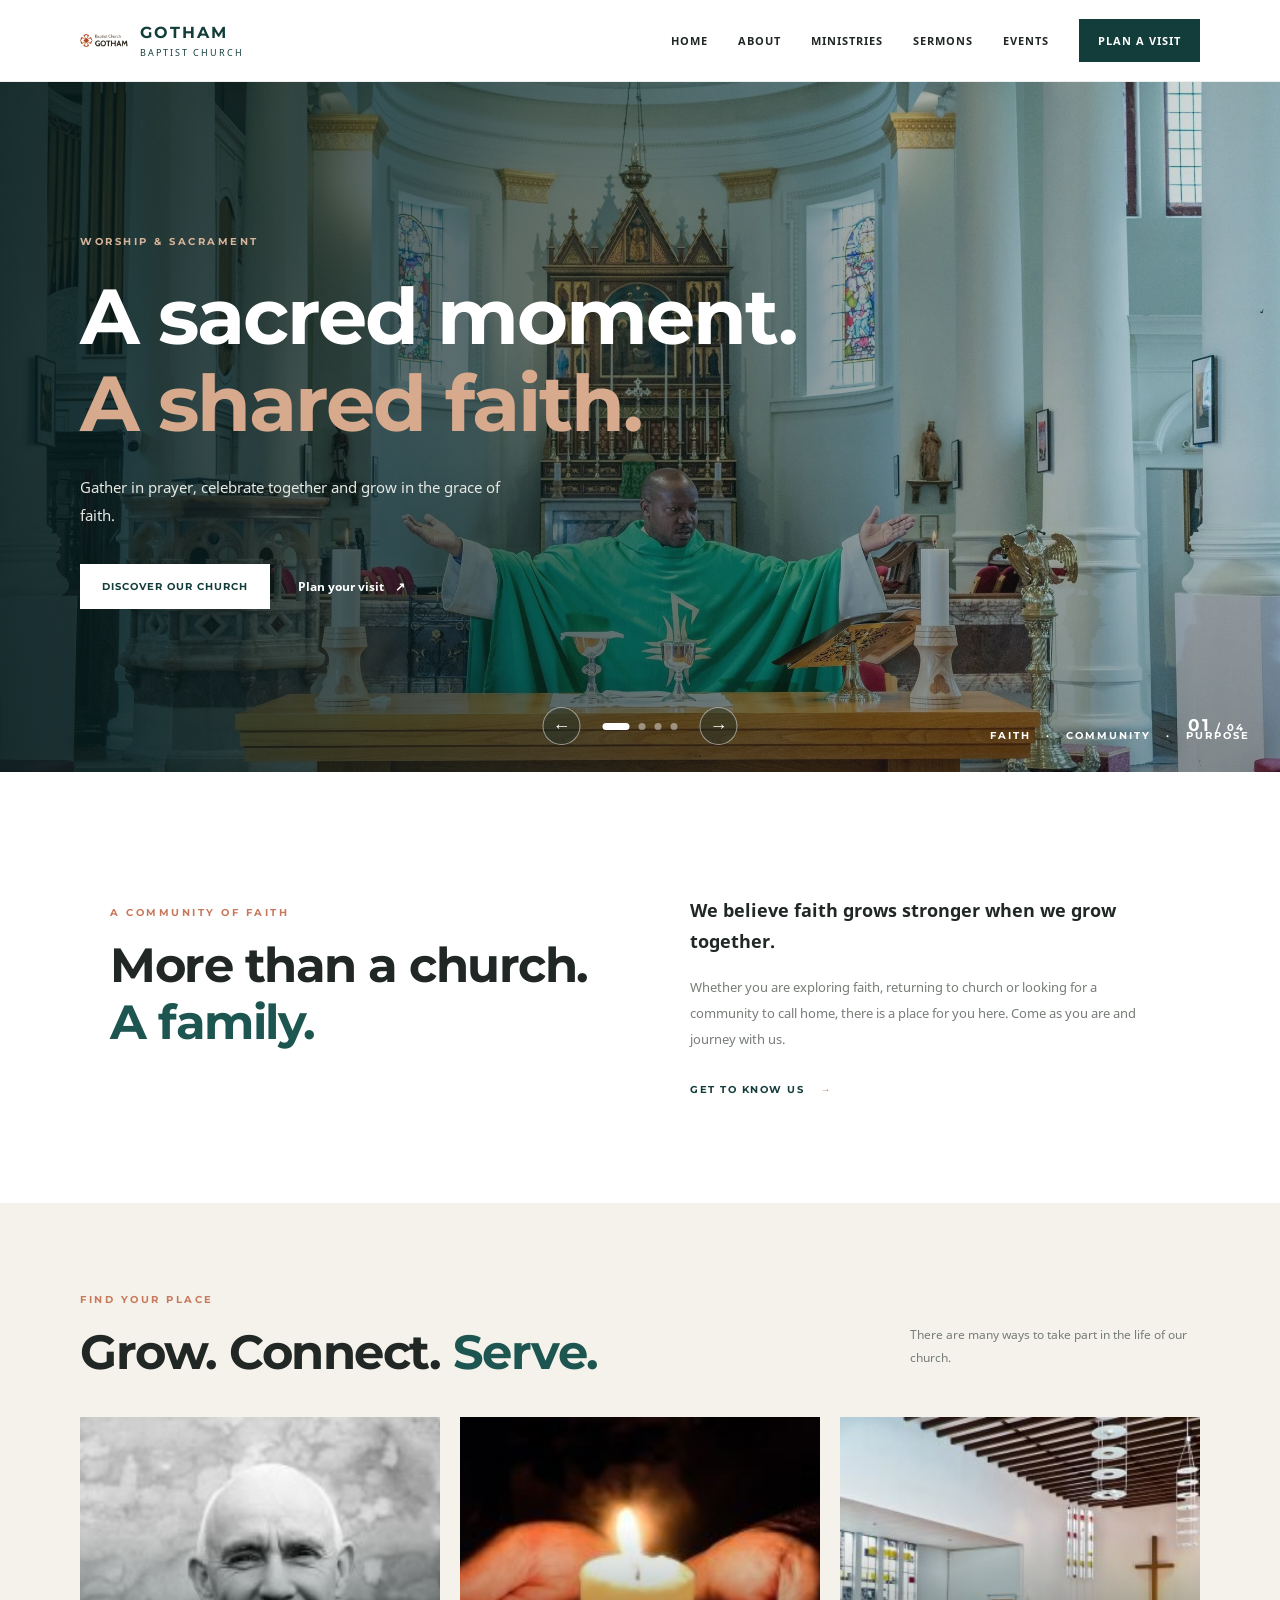
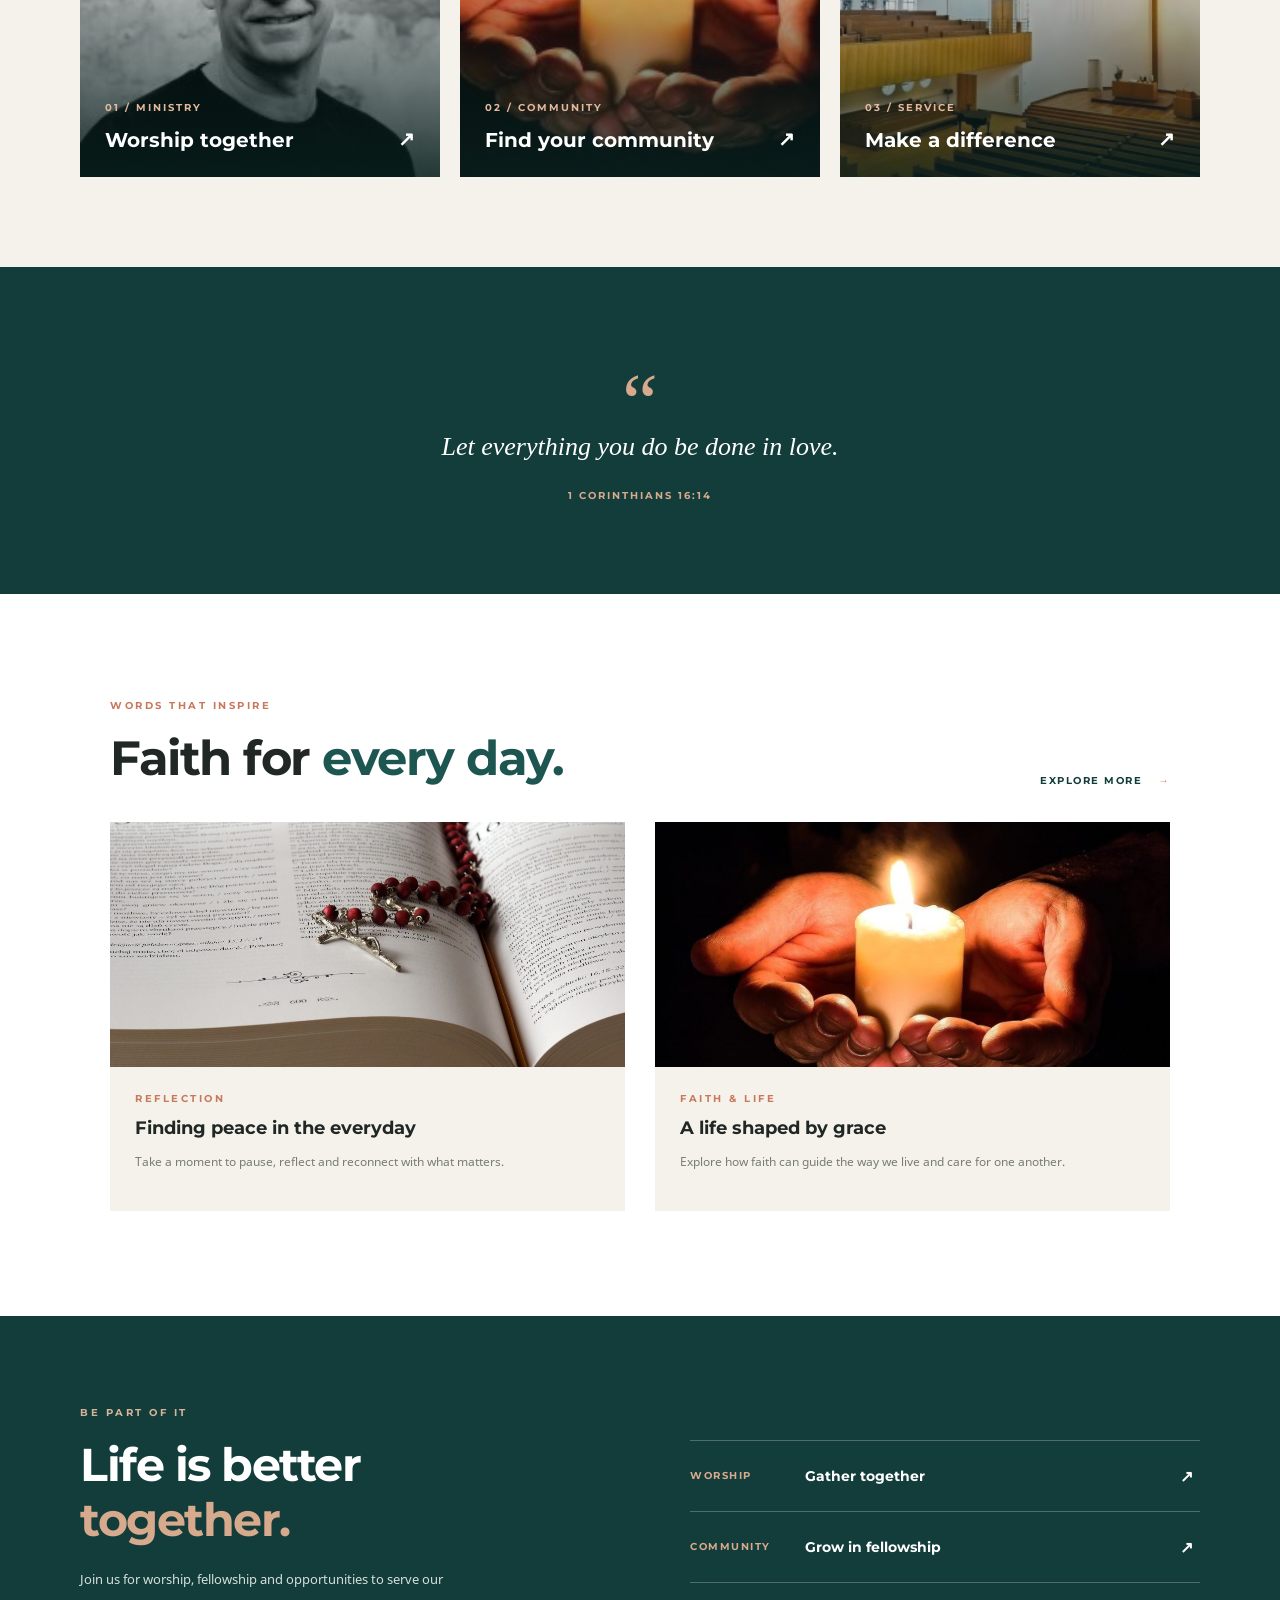
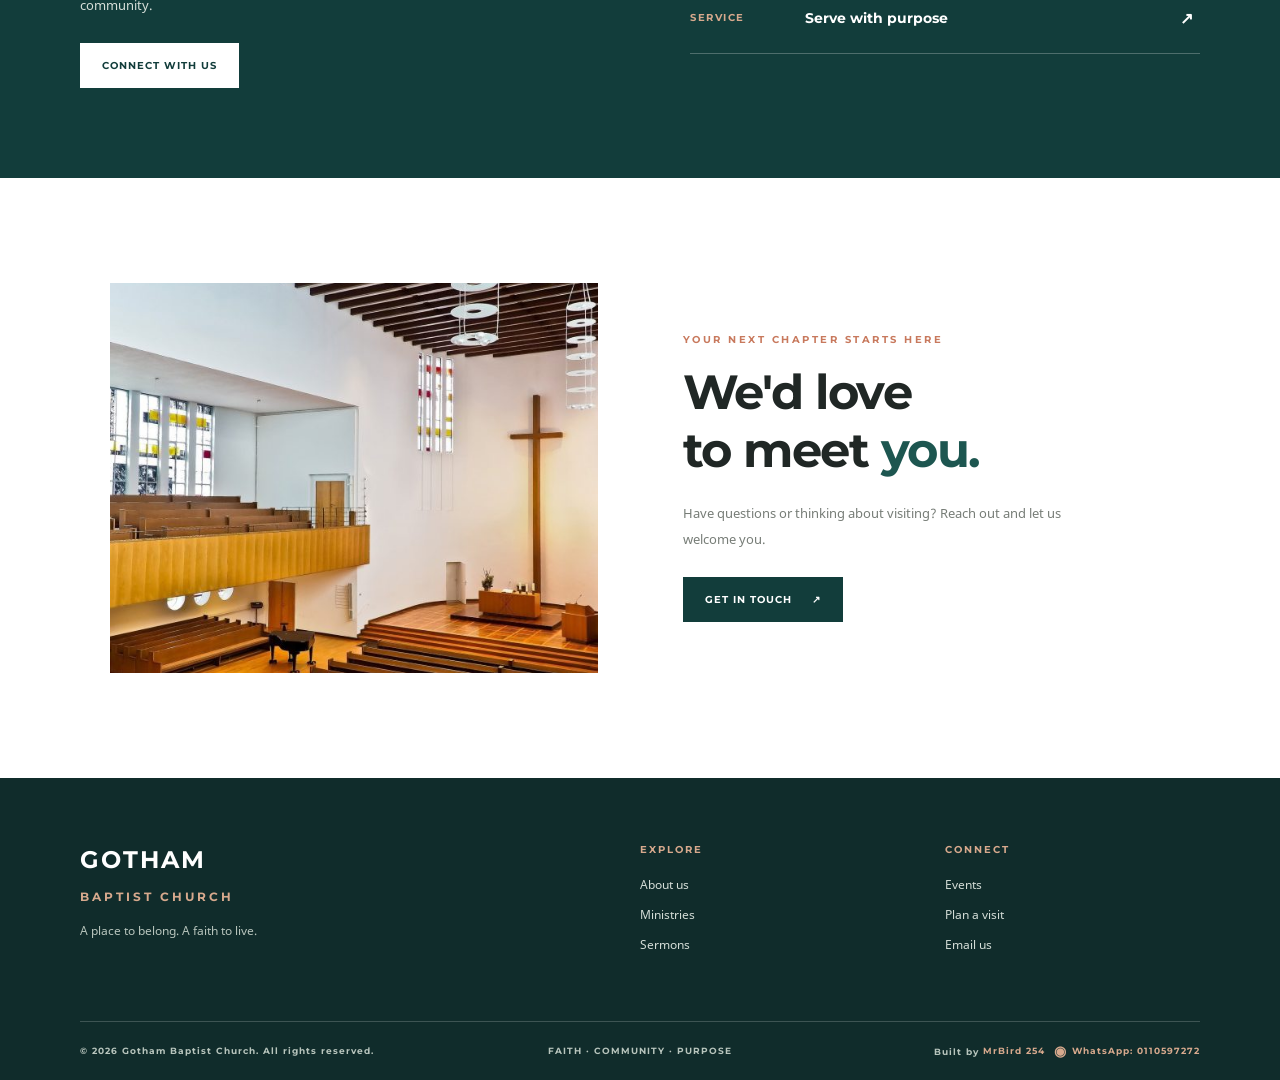
<file: index.html>
<!DOCTYPE html>
<html lang="en">
<head>
<meta charset="UTF-8">
<meta name="viewport" content="width=device-width, initial-scale=1">
<meta name="theme-color" content="#123d3b">
<meta name="description" content="Welcome to Gotham Baptist Church. Discover our faith community, worship, ministries, sermons and upcoming events.">
<meta property="og:type" content="website">
<meta property="og:title" content="Gotham Baptist Church | Faith. Community. Purpose.">
<meta property="og:description" content="A place to belong. A faith to live. Discover Gotham Baptist Church.">
<meta property="og:image" content="/assets/images/demo-02.jpg">
<meta name="twitter:card" content="summary_large_image">
<link rel="icon" type="image/png" href="/assets/images/demo-01.png">
<title>Gotham Baptist Church | Faith. Community. Purpose.</title>
<!-- Original theme stylesheet temporarily disabled for testing -->
<link rel="stylesheet" href="/replica.css">
</head>
<body>

<header class="header">
  <div class="nav-wrap">
    <a class="brand" href="index.html">
      <img src="/assets/images/demo-01.png" alt="Church logo">
      <span><strong>GOTHAM</strong><small>BAPTIST CHURCH</small></span>
    </a>
    <button class="menu-toggle" id="menuToggle" aria-label="Open menu">☰</button>
    <nav id="navigation">
      <a href="index.html">Home</a>
      <a href="about.html">About</a>
      <a href="ministries.html">Ministries</a>
      <a href="sermons.html">Sermons</a>
      <a href="events.html">Events</a>
      <a class="nav-visit" href="visit.html">Plan a Visit</a>
    </nav>
  </div>
</header>

<main>
  <section class="hero hero-slider" id="home">
  <div class="hero-slides">
    <article class="hero-slide active">
      <img src="/assets/images/hero-mass.jpg" alt="Priest celebrating Mass at the altar">
      <div class="hero-shade"></div>
      <div class="hero-content">
        <span class="eyebrow">WORSHIP &amp; SACRAMENT</span>
        <h1>A sacred moment.<br><em>A shared faith.</em></h1>
        <p>Gather in prayer, celebrate together and grow in the grace of faith.</p>
        <div class="hero-actions">
          <a class="btn btn-light" href="about.html">Discover our church</a>
          <a class="hero-link" href="visit.html">Plan your visit <span>↗</span></a>
        </div>
      </div>
      <div class="hero-note">FAITH &nbsp; · &nbsp; COMMUNITY &nbsp; · &nbsp; PURPOSE</div>
    </article>

    <article class="hero-slide">
      <img src="/assets/images/hero-choir.jpg" alt="Church choir singing during worship">
      <div class="hero-shade"></div>
      <div class="hero-content">
        <span class="eyebrow">MUSIC &amp; PRAISE</span>
        <h1>Voices lifted.<br><em>Hearts united.</em></h1>
        <p>Experience the beauty of worship through music, fellowship and praise.</p>
        <div class="hero-actions">
          <a class="btn btn-light" href="ministries.html">Explore ministries</a>
          <a class="hero-link" href="visit.html">Join our community <span>↗</span></a>
        </div>
      </div>
      <div class="hero-note">FAITH &nbsp; · &nbsp; COMMUNITY &nbsp; · &nbsp; PURPOSE</div>
    </article>

    <article class="hero-slide">
      <img src="/assets/images/hero-congregation.jpg" alt="Congregation gathered for a church service">
      <div class="hero-shade"></div>
      <div class="hero-content">
        <span class="eyebrow">ONE COMMUNITY</span>
        <h1>Many lives.<br><em>One family.</em></h1>
        <p>Find belonging, encouragement and a community that grows together.</p>
        <div class="hero-actions">
          <a class="btn btn-light" href="about.html">Discover our church</a>
          <a class="hero-link" href="visit.html">Plan your visit <span>↗</span></a>
        </div>
      </div>
      <div class="hero-note">FAITH &nbsp; · &nbsp; COMMUNITY &nbsp; · &nbsp; PURPOSE</div>
    </article>

    <article class="hero-slide">
      <img src="/assets/images/demo-02.jpg" alt="Church architecture">
      <div class="hero-shade"></div>
      <div class="hero-content">
        <span class="eyebrow">WELCOME TO GOTHAM BAPTIST</span>
        <h1>A place to belong.<br><em>A faith to live.</em></h1>
        <p>Discover a community growing together in faith, hope and love.</p>
        <div class="hero-actions">
          <a class="btn btn-light" href="about.html">Discover our church</a>
          <a class="hero-link" href="visit.html">Plan your visit <span>↗</span></a>
        </div>
      </div>
      <div class="hero-note">FAITH &nbsp; · &nbsp; COMMUNITY &nbsp; · &nbsp; PURPOSE</div>
    </article>
  </div>

  <div class="hero-controls">
    <button class="hero-arrow" id="heroPrev" aria-label="Previous slide">←</button>
    <div class="hero-dots" id="heroDots">
      <button class="hero-dot active" aria-label="Slide 1"></button>
      <button class="hero-dot" aria-label="Slide 2"></button>
      <button class="hero-dot" aria-label="Slide 3"></button>
      <button class="hero-dot" aria-label="Slide 4"></button>
    </div>
    <button class="hero-arrow" id="heroNext" aria-label="Next slide">→</button>
  </div>
  <div class="hero-counter"><span id="heroCurrent">01</span> / 04</div>
</section>

  <section class="welcome section" id="about">
    <div class="welcome-label">
      <span class="eyebrow dark">A COMMUNITY OF FAITH</span>
      <h2>More than a church.<br><em>A family.</em></h2>
    </div>
    <div class="welcome-text">
      <p class="lead">We believe faith grows stronger when we grow together.</p>
      <p>Whether you are exploring faith, returning to church or looking for a community to call home, there is a place for you here. Come as you are and journey with us.</p>
      <a class="text-link" href="visit.html">GET TO KNOW US <span>→</span></a>
    </div>
  </section>

  <section class="feature-band" id="ministries">
    <div class="section-heading">
      <div><span class="eyebrow dark">FIND YOUR PLACE</span><h2>Grow. Connect. <em>Serve.</em></h2></div>
      <p>There are many ways to take part in the life of our church.</p>
    </div>
    <div class="feature-grid">
      <a class="feature-card" href="visit.html">
        <img src="/assets/images/demo-05.jpg" alt="Church ministry">
        <div class="feature-overlay"><span>01 / MINISTRY</span><h3>Worship together</h3><b>↗</b></div>
      </a>
      <a class="feature-card" href="visit.html">
        <img src="/assets/images/demo-13.jpg" alt="Hands joined in prayer">
        <div class="feature-overlay"><span>02 / COMMUNITY</span><h3>Find your community</h3><b>↗</b></div>
      </a>
      <a class="feature-card" href="visit.html">
        <img src="/assets/images/demo-15.jpg" alt="Church building">
        <div class="feature-overlay"><span>03 / SERVICE</span><h3>Make a difference</h3><b>↗</b></div>
      </a>
    </div>
  </section>

  <section class="quote-section">
    <div class="quote-mark">“</div>
    <blockquote>Let everything you do be done in love.</blockquote>
    <span>1 CORINTHIANS 16:14</span>
  </section>

  <section class="sermon-section section" id="sermons">
    <div class="section-heading">
      <div><span class="eyebrow dark">WORDS THAT INSPIRE</span><h2>Faith for <em>every day.</em></h2></div>
      <a class="text-link" href="events.html">EXPLORE MORE <span>→</span></a>
    </div>
    <div class="sermon-grid">
      <article class="sermon-card">
        <img src="/assets/images/demo-08.jpg" alt="Rosary and prayer">
        <div><span class="eyebrow dark">REFLECTION</span><h3>Finding peace in the everyday</h3><p>Take a moment to pause, reflect and reconnect with what matters.</p></div>
      </article>
      <article class="sermon-card">
        <img src="/assets/images/demo-14.jpg" alt="Hands in prayer">
        <div><span class="eyebrow dark">FAITH & LIFE</span><h3>A life shaped by grace</h3><p>Explore how faith can guide the way we live and care for one another.</p></div>
      </article>
    </div>
  </section>

  <section class="events-section" id="events">
    <div class="events-inner">
      <div><span class="eyebrow">BE PART OF IT</span><h2>Life is better<br><em>together.</em></h2><p>Join us for worship, fellowship and opportunities to serve our community.</p><a href="visit.html" class="btn btn-light">Connect with us</a></div>
      <div class="event-list">
        <div class="event-row"><span>WORSHIP</span><strong>Gather together</strong><b>↗</b></div>
        <div class="event-row"><span>COMMUNITY</span><strong>Grow in fellowship</strong><b>↗</b></div>
        <div class="event-row"><span>SERVICE</span><strong>Serve with purpose</strong><b>↗</b></div>
      </div>
    </div>
  </section>

  <section class="visit-section section" id="visit">
    <div class="visit-image"><img src="/assets/images/demo-17.jpg" alt="Church community"></div>
    <div class="visit-copy">
      <span class="eyebrow dark">YOUR NEXT CHAPTER STARTS HERE</span>
      <h2>We'd love<br>to meet <em>you.</em></h2>
      <p>Have questions or thinking about visiting? Reach out and let us welcome you.</p>
      <a class="btn btn-dark" href="mailto:kathurimajnr19@gmail.com">Get in touch <span>↗</span></a>
    </div>
  </section>
</main>

<footer class="footer">
  <div class="footer-main">
    <div class="footer-brand">
      <div class="footer-name">GOTHAM<br><em>BAPTIST CHURCH</em></div>
      <p>A place to belong. A faith to live.</p>
    </div>
    <div><span class="footer-label">EXPLORE</span><a href="about.html">About us</a><a href="ministries.html">Ministries</a><a href="sermons.html">Sermons</a></div>
    <div><span class="footer-label">CONNECT</span><a href="events.html">Events</a><a href="visit.html">Plan a visit</a><a href="mailto:kathurimajnr19@gmail.com">Email us</a></div>
  </div>
  <div class="footer-bottom">
  <span>© <span id="year"></span> Gotham Baptist Church. All rights reserved.</span>
  <span>FAITH · COMMUNITY · PURPOSE</span>
  <span class="developer-credit">Built by <a href="https://wa.me/254110597272" target="_blank" rel="noopener">MrBird 254 <span class="whatsapp-icon">◉</span> WhatsApp: 0110597272</a></span>
</div>
</footer>

<script src="/app.js"></script>
</body>
</html>
</file>
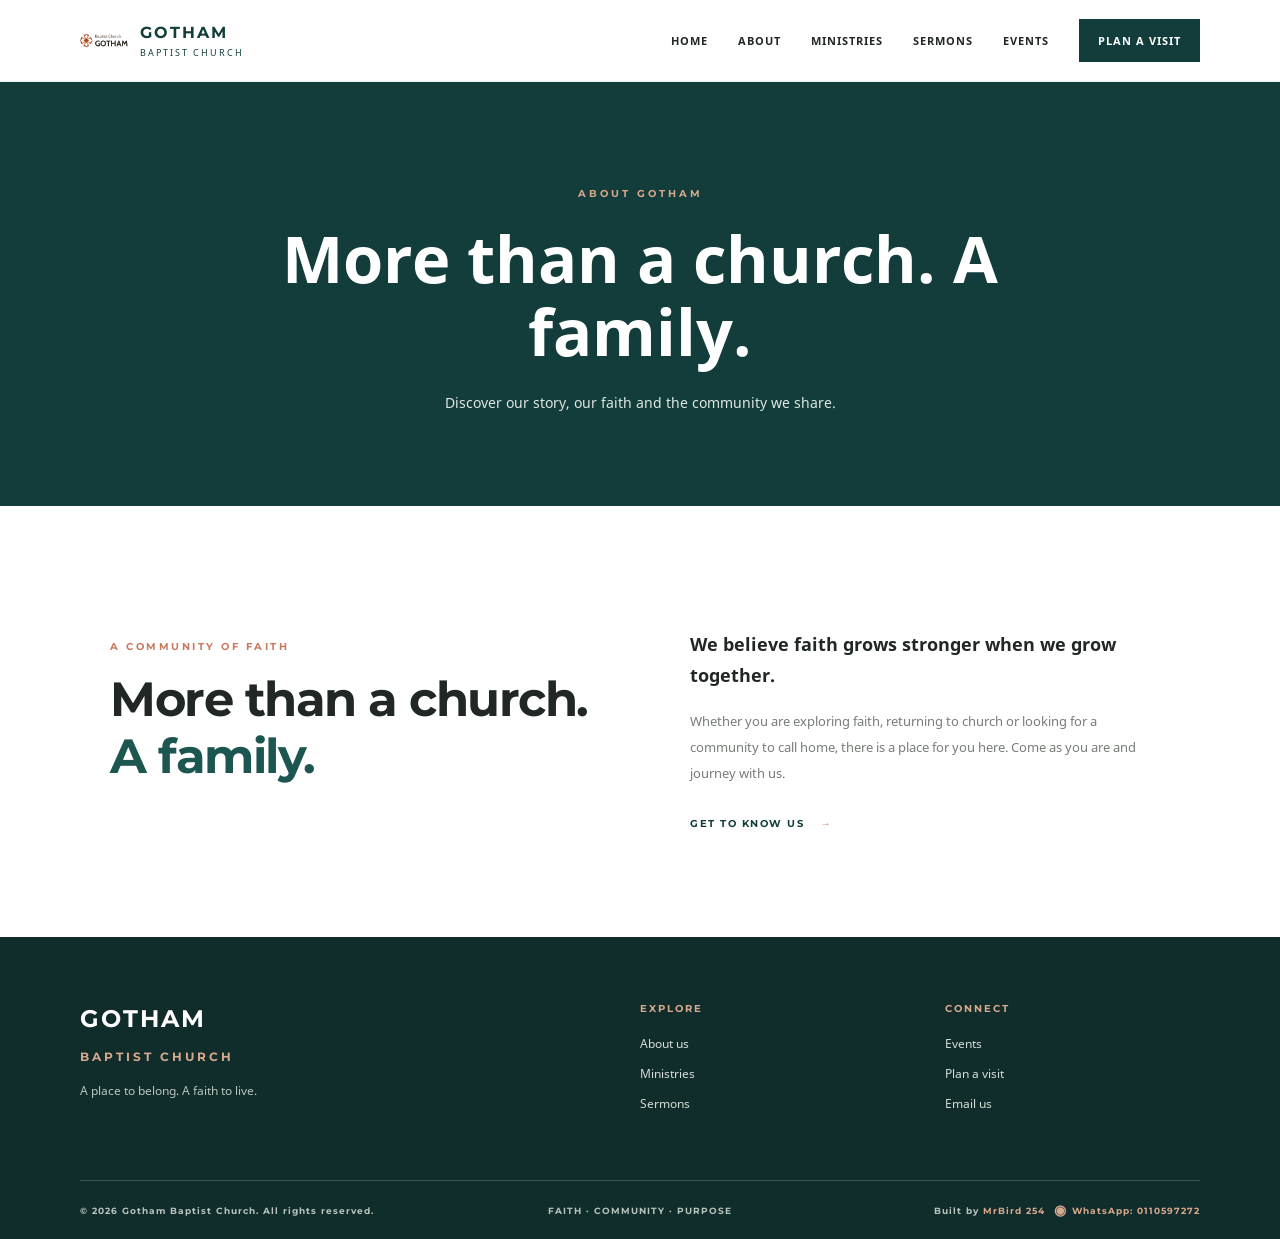
<file: about.html>
<!DOCTYPE html>
<html lang="en">
<head>
<meta charset="UTF-8">
<meta name="viewport" content="width=device-width, initial-scale=1">
<meta name="theme-color" content="#123d3b">
<meta name="description" content="Welcome to Gotham Baptist Church. Discover our faith community, worship, ministries, sermons and upcoming events.">
<meta property="og:type" content="website">
<meta property="og:title" content="Gotham Baptist Church | About Us">
<meta property="og:description" content="A place to belong. A faith to live. Discover Gotham Baptist Church.">
<meta property="og:image" content="/assets/images/demo-02.jpg">
<meta name="twitter:card" content="summary_large_image">
<link rel="icon" type="image/png" href="/assets/images/demo-01.png">
<title>Gotham Baptist Church | About Us</title>
<!-- Original theme stylesheet temporarily disabled for testing -->
<link rel="stylesheet" href="/replica.css">
</head>
<body>
<header class="header">
  <div class="nav-wrap">
    <a class="brand" href="index.html">
      <img src="/assets/images/demo-01.png" alt="Church logo">
      <span><strong>GOTHAM</strong><small>BAPTIST CHURCH</small></span>
    </a>
    <button class="menu-toggle" id="menuToggle" aria-label="Open menu">☰</button>
    <nav id="navigation">
      <a href="index.html">Home</a>
      <a href="about.html">About</a>
      <a href="ministries.html">Ministries</a>
      <a href="sermons.html">Sermons</a>
      <a href="events.html">Events</a>
      <a class="nav-visit" href="visit.html">Plan a Visit</a>
    </nav>
  </div>
</header>
<main>

    <section class="page-intro">
      <div class="page-intro-inner">
        <span class="eyebrow">ABOUT GOTHAM</span>
        <h1>More than a church. A family.</h1>
        <p>Discover our story, our faith and the community we share.</p>
      </div>
    </section>
    
<section class="welcome section" id="about">
    <div class="welcome-label">
      <span class="eyebrow dark">A COMMUNITY OF FAITH</span>
      <h2>More than a church.<br><em>A family.</em></h2>
    </div>
    <div class="welcome-text">
      <p class="lead">We believe faith grows stronger when we grow together.</p>
      <p>Whether you are exploring faith, returning to church or looking for a community to call home, there is a place for you here. Come as you are and journey with us.</p>
      <a class="text-link" href="visit.html">GET TO KNOW US <span>→</span></a>
    </div>
  </section>
</main>
<footer class="footer">
  <div class="footer-main">
    <div class="footer-brand">
      <div class="footer-name">GOTHAM<br><em>BAPTIST CHURCH</em></div>
      <p>A place to belong. A faith to live.</p>
    </div>
    <div><span class="footer-label">EXPLORE</span><a href="about.html">About us</a><a href="ministries.html">Ministries</a><a href="sermons.html">Sermons</a></div>
    <div><span class="footer-label">CONNECT</span><a href="events.html">Events</a><a href="visit.html">Plan a visit</a><a href="mailto:kathurimajnr19@gmail.com">Email us</a></div>
  </div>
  <div class="footer-bottom">
  <span>© <span id="year"></span> Gotham Baptist Church. All rights reserved.</span>
  <span>FAITH · COMMUNITY · PURPOSE</span>
  <span class="developer-credit">Built by <a href="https://wa.me/254110597272" target="_blank" rel="noopener">MrBird 254 <span class="whatsapp-icon">◉</span> WhatsApp: 0110597272</a></span>
</div>
</footer>
<script src="/app.js"></script>
</body>
</html>
</file>
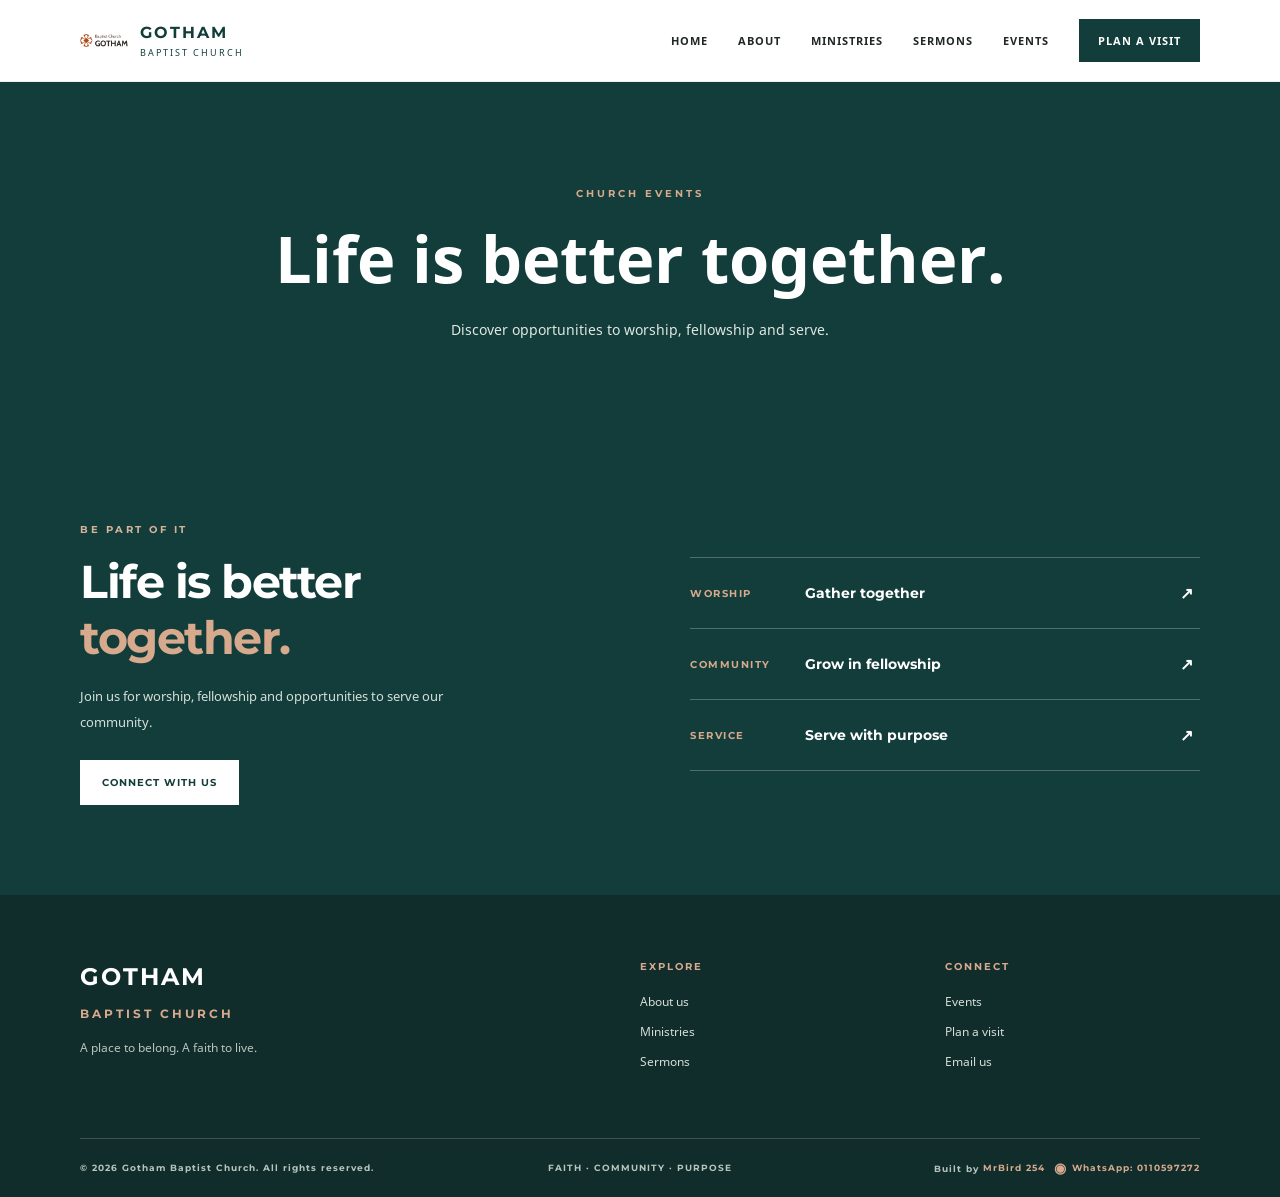
<file: events.html>
<!DOCTYPE html>
<html lang="en">
<head>
<meta charset="UTF-8">
<meta name="viewport" content="width=device-width, initial-scale=1">
<meta name="theme-color" content="#123d3b">
<meta name="description" content="Welcome to Gotham Baptist Church. Discover our faith community, worship, ministries, sermons and upcoming events.">
<meta property="og:type" content="website">
<meta property="og:title" content="Gotham Baptist Church | Events">
<meta property="og:description" content="A place to belong. A faith to live. Discover Gotham Baptist Church.">
<meta property="og:image" content="/assets/images/demo-02.jpg">
<meta name="twitter:card" content="summary_large_image">
<link rel="icon" type="image/png" href="/assets/images/demo-01.png">
<title>Gotham Baptist Church | Events</title>
<!-- Original theme stylesheet temporarily disabled for testing -->
<link rel="stylesheet" href="/replica.css">
</head>
<body>
<header class="header">
  <div class="nav-wrap">
    <a class="brand" href="index.html">
      <img src="/assets/images/demo-01.png" alt="Church logo">
      <span><strong>GOTHAM</strong><small>BAPTIST CHURCH</small></span>
    </a>
    <button class="menu-toggle" id="menuToggle" aria-label="Open menu">☰</button>
    <nav id="navigation">
      <a href="index.html">Home</a>
      <a href="about.html">About</a>
      <a href="ministries.html">Ministries</a>
      <a href="sermons.html">Sermons</a>
      <a href="events.html">Events</a>
      <a class="nav-visit" href="visit.html">Plan a Visit</a>
    </nav>
  </div>
</header>
<main>

    <section class="page-intro">
      <div class="page-intro-inner">
        <span class="eyebrow">CHURCH EVENTS</span>
        <h1>Life is better together.</h1>
        <p>Discover opportunities to worship, fellowship and serve.</p>
      </div>
    </section>
    
<section class="events-section" id="events">
    <div class="events-inner">
      <div><span class="eyebrow">BE PART OF IT</span><h2>Life is better<br><em>together.</em></h2><p>Join us for worship, fellowship and opportunities to serve our community.</p><a href="visit.html" class="btn btn-light">Connect with us</a></div>
      <div class="event-list">
        <div class="event-row"><span>WORSHIP</span><strong>Gather together</strong><b>↗</b></div>
        <div class="event-row"><span>COMMUNITY</span><strong>Grow in fellowship</strong><b>↗</b></div>
        <div class="event-row"><span>SERVICE</span><strong>Serve with purpose</strong><b>↗</b></div>
      </div>
    </div>
  </section>
</main>
<footer class="footer">
  <div class="footer-main">
    <div class="footer-brand">
      <div class="footer-name">GOTHAM<br><em>BAPTIST CHURCH</em></div>
      <p>A place to belong. A faith to live.</p>
    </div>
    <div><span class="footer-label">EXPLORE</span><a href="about.html">About us</a><a href="ministries.html">Ministries</a><a href="sermons.html">Sermons</a></div>
    <div><span class="footer-label">CONNECT</span><a href="events.html">Events</a><a href="visit.html">Plan a visit</a><a href="mailto:kathurimajnr19@gmail.com">Email us</a></div>
  </div>
  <div class="footer-bottom">
  <span>© <span id="year"></span> Gotham Baptist Church. All rights reserved.</span>
  <span>FAITH · COMMUNITY · PURPOSE</span>
  <span class="developer-credit">Built by <a href="https://wa.me/254110597272" target="_blank" rel="noopener">MrBird 254 <span class="whatsapp-icon">◉</span> WhatsApp: 0110597272</a></span>
</div>
</footer>
<script src="/app.js"></script>
</body>
</html>
</file>
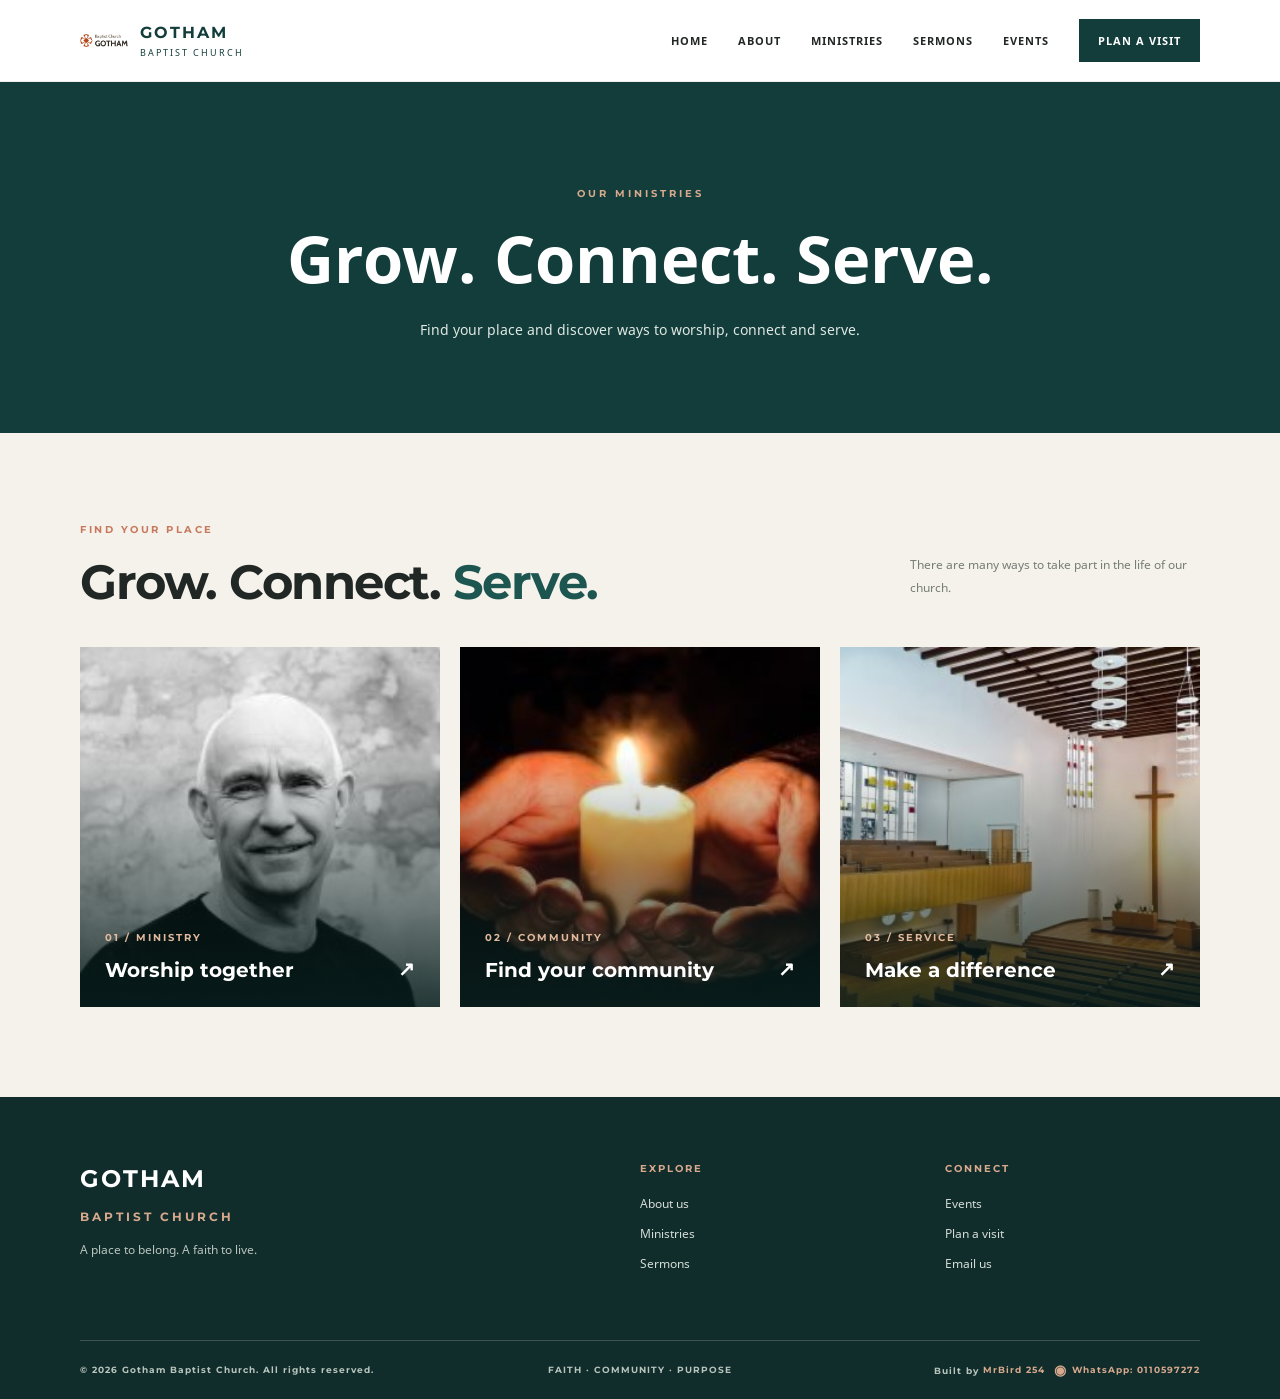
<file: ministries.html>
<!DOCTYPE html>
<html lang="en">
<head>
<meta charset="UTF-8">
<meta name="viewport" content="width=device-width, initial-scale=1">
<meta name="theme-color" content="#123d3b">
<meta name="description" content="Welcome to Gotham Baptist Church. Discover our faith community, worship, ministries, sermons and upcoming events.">
<meta property="og:type" content="website">
<meta property="og:title" content="Gotham Baptist Church | Ministries">
<meta property="og:description" content="A place to belong. A faith to live. Discover Gotham Baptist Church.">
<meta property="og:image" content="/assets/images/demo-02.jpg">
<meta name="twitter:card" content="summary_large_image">
<link rel="icon" type="image/png" href="/assets/images/demo-01.png">
<title>Gotham Baptist Church | Ministries</title>
<!-- Original theme stylesheet temporarily disabled for testing -->
<link rel="stylesheet" href="/replica.css">
</head>
<body>
<header class="header">
  <div class="nav-wrap">
    <a class="brand" href="index.html">
      <img src="/assets/images/demo-01.png" alt="Church logo">
      <span><strong>GOTHAM</strong><small>BAPTIST CHURCH</small></span>
    </a>
    <button class="menu-toggle" id="menuToggle" aria-label="Open menu">☰</button>
    <nav id="navigation">
      <a href="index.html">Home</a>
      <a href="about.html">About</a>
      <a href="ministries.html">Ministries</a>
      <a href="sermons.html">Sermons</a>
      <a href="events.html">Events</a>
      <a class="nav-visit" href="visit.html">Plan a Visit</a>
    </nav>
  </div>
</header>
<main>

    <section class="page-intro">
      <div class="page-intro-inner">
        <span class="eyebrow">OUR MINISTRIES</span>
        <h1>Grow. Connect. Serve.</h1>
        <p>Find your place and discover ways to worship, connect and serve.</p>
      </div>
    </section>
    
<section class="feature-band" id="ministries">
    <div class="section-heading">
      <div><span class="eyebrow dark">FIND YOUR PLACE</span><h2>Grow. Connect. <em>Serve.</em></h2></div>
      <p>There are many ways to take part in the life of our church.</p>
    </div>
    <div class="feature-grid">
      <a class="feature-card" href="visit.html">
        <img src="/assets/images/demo-05.jpg" alt="Church ministry">
        <div class="feature-overlay"><span>01 / MINISTRY</span><h3>Worship together</h3><b>↗</b></div>
      </a>
      <a class="feature-card" href="visit.html">
        <img src="/assets/images/demo-13.jpg" alt="Hands joined in prayer">
        <div class="feature-overlay"><span>02 / COMMUNITY</span><h3>Find your community</h3><b>↗</b></div>
      </a>
      <a class="feature-card" href="visit.html">
        <img src="/assets/images/demo-15.jpg" alt="Church building">
        <div class="feature-overlay"><span>03 / SERVICE</span><h3>Make a difference</h3><b>↗</b></div>
      </a>
    </div>
  </section>
</main>
<footer class="footer">
  <div class="footer-main">
    <div class="footer-brand">
      <div class="footer-name">GOTHAM<br><em>BAPTIST CHURCH</em></div>
      <p>A place to belong. A faith to live.</p>
    </div>
    <div><span class="footer-label">EXPLORE</span><a href="about.html">About us</a><a href="ministries.html">Ministries</a><a href="sermons.html">Sermons</a></div>
    <div><span class="footer-label">CONNECT</span><a href="events.html">Events</a><a href="visit.html">Plan a visit</a><a href="mailto:kathurimajnr19@gmail.com">Email us</a></div>
  </div>
  <div class="footer-bottom">
  <span>© <span id="year"></span> Gotham Baptist Church. All rights reserved.</span>
  <span>FAITH · COMMUNITY · PURPOSE</span>
  <span class="developer-credit">Built by <a href="https://wa.me/254110597272" target="_blank" rel="noopener">MrBird 254 <span class="whatsapp-icon">◉</span> WhatsApp: 0110597272</a></span>
</div>
</footer>
<script src="/app.js"></script>
</body>
</html>
</file>
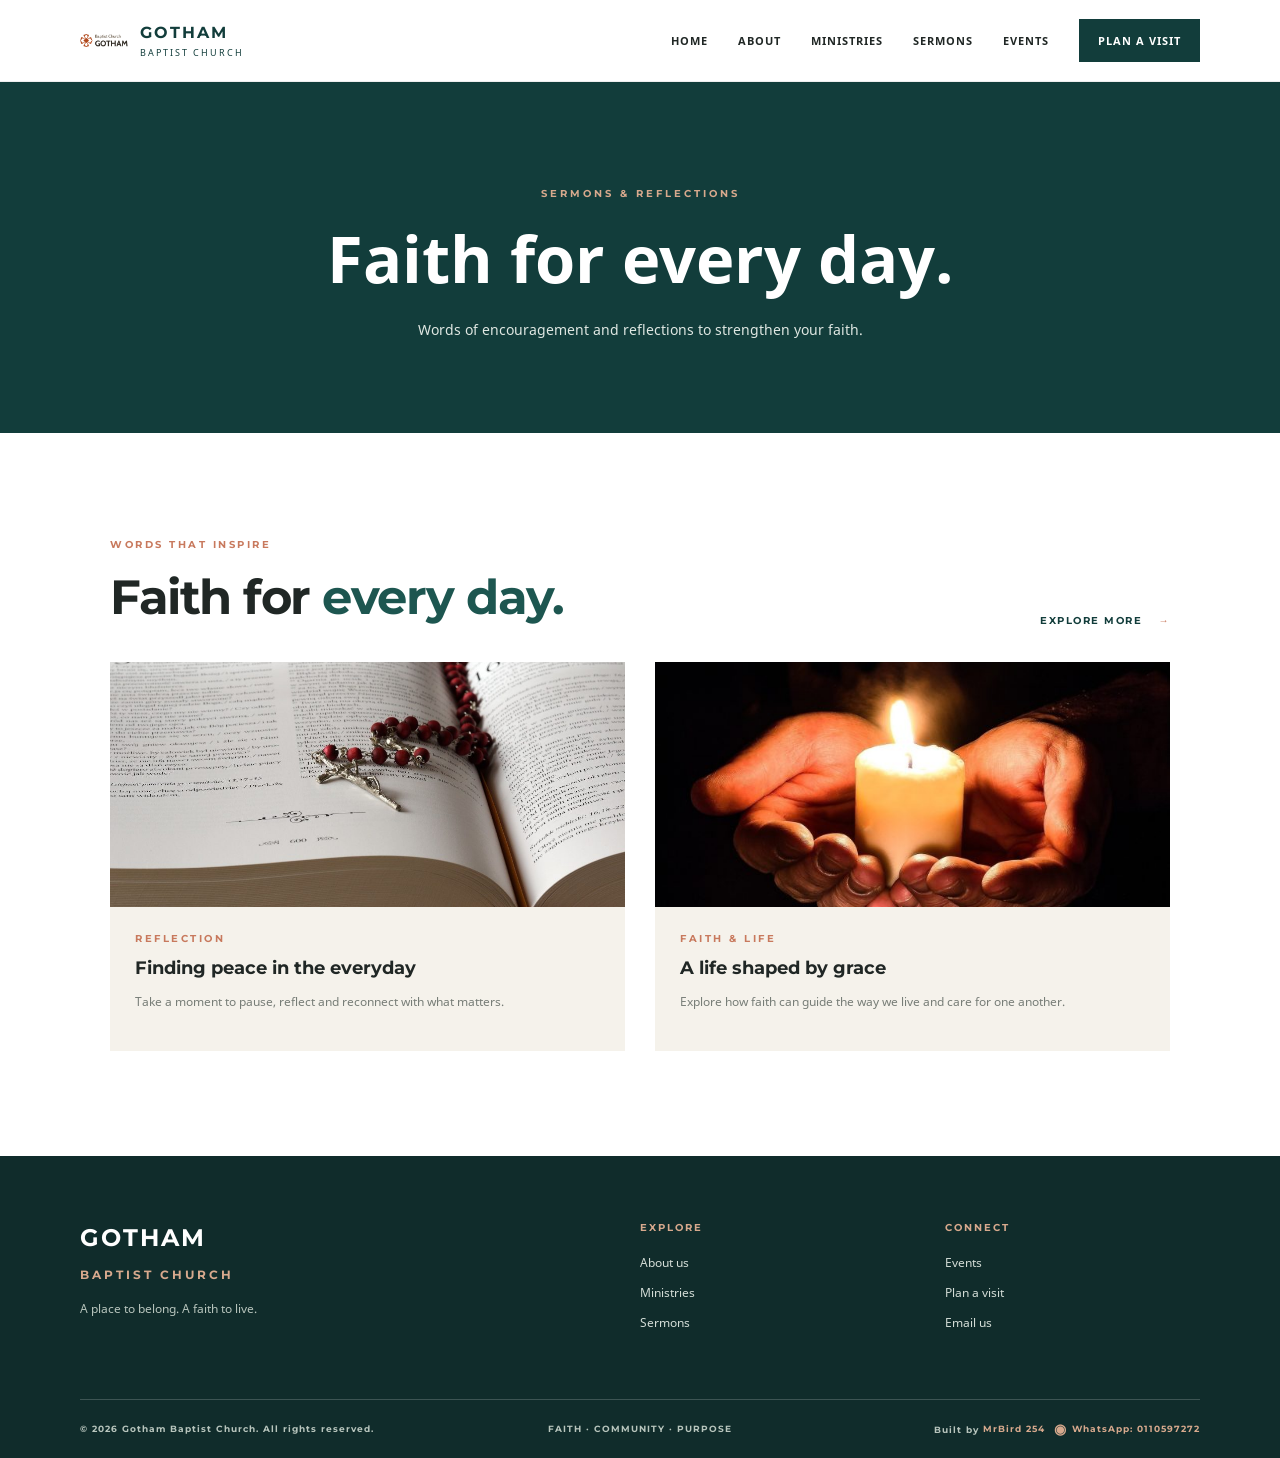
<file: sermons.html>
<!DOCTYPE html>
<html lang="en">
<head>
<meta charset="UTF-8">
<meta name="viewport" content="width=device-width, initial-scale=1">
<meta name="theme-color" content="#123d3b">
<meta name="description" content="Welcome to Gotham Baptist Church. Discover our faith community, worship, ministries, sermons and upcoming events.">
<meta property="og:type" content="website">
<meta property="og:title" content="Gotham Baptist Church | Sermons">
<meta property="og:description" content="A place to belong. A faith to live. Discover Gotham Baptist Church.">
<meta property="og:image" content="/assets/images/demo-02.jpg">
<meta name="twitter:card" content="summary_large_image">
<link rel="icon" type="image/png" href="/assets/images/demo-01.png">
<title>Gotham Baptist Church | Sermons</title>
<!-- Original theme stylesheet temporarily disabled for testing -->
<link rel="stylesheet" href="/replica.css">
</head>
<body>
<header class="header">
  <div class="nav-wrap">
    <a class="brand" href="index.html">
      <img src="/assets/images/demo-01.png" alt="Church logo">
      <span><strong>GOTHAM</strong><small>BAPTIST CHURCH</small></span>
    </a>
    <button class="menu-toggle" id="menuToggle" aria-label="Open menu">☰</button>
    <nav id="navigation">
      <a href="index.html">Home</a>
      <a href="about.html">About</a>
      <a href="ministries.html">Ministries</a>
      <a href="sermons.html">Sermons</a>
      <a href="events.html">Events</a>
      <a class="nav-visit" href="visit.html">Plan a Visit</a>
    </nav>
  </div>
</header>
<main>

    <section class="page-intro">
      <div class="page-intro-inner">
        <span class="eyebrow">SERMONS & REFLECTIONS</span>
        <h1>Faith for every day.</h1>
        <p>Words of encouragement and reflections to strengthen your faith.</p>
      </div>
    </section>
    
<section class="sermon-section section" id="sermons">
    <div class="section-heading">
      <div><span class="eyebrow dark">WORDS THAT INSPIRE</span><h2>Faith for <em>every day.</em></h2></div>
      <a class="text-link" href="events.html">EXPLORE MORE <span>→</span></a>
    </div>
    <div class="sermon-grid">
      <article class="sermon-card">
        <img src="/assets/images/demo-08.jpg" alt="Rosary and prayer">
        <div><span class="eyebrow dark">REFLECTION</span><h3>Finding peace in the everyday</h3><p>Take a moment to pause, reflect and reconnect with what matters.</p></div>
      </article>
      <article class="sermon-card">
        <img src="/assets/images/demo-14.jpg" alt="Hands in prayer">
        <div><span class="eyebrow dark">FAITH & LIFE</span><h3>A life shaped by grace</h3><p>Explore how faith can guide the way we live and care for one another.</p></div>
      </article>
    </div>
  </section>
</main>
<footer class="footer">
  <div class="footer-main">
    <div class="footer-brand">
      <div class="footer-name">GOTHAM<br><em>BAPTIST CHURCH</em></div>
      <p>A place to belong. A faith to live.</p>
    </div>
    <div><span class="footer-label">EXPLORE</span><a href="about.html">About us</a><a href="ministries.html">Ministries</a><a href="sermons.html">Sermons</a></div>
    <div><span class="footer-label">CONNECT</span><a href="events.html">Events</a><a href="visit.html">Plan a visit</a><a href="mailto:kathurimajnr19@gmail.com">Email us</a></div>
  </div>
  <div class="footer-bottom">
  <span>© <span id="year"></span> Gotham Baptist Church. All rights reserved.</span>
  <span>FAITH · COMMUNITY · PURPOSE</span>
  <span class="developer-credit">Built by <a href="https://wa.me/254110597272" target="_blank" rel="noopener">MrBird 254 <span class="whatsapp-icon">◉</span> WhatsApp: 0110597272</a></span>
</div>
</footer>
<script src="/app.js"></script>
</body>
</html>
</file>
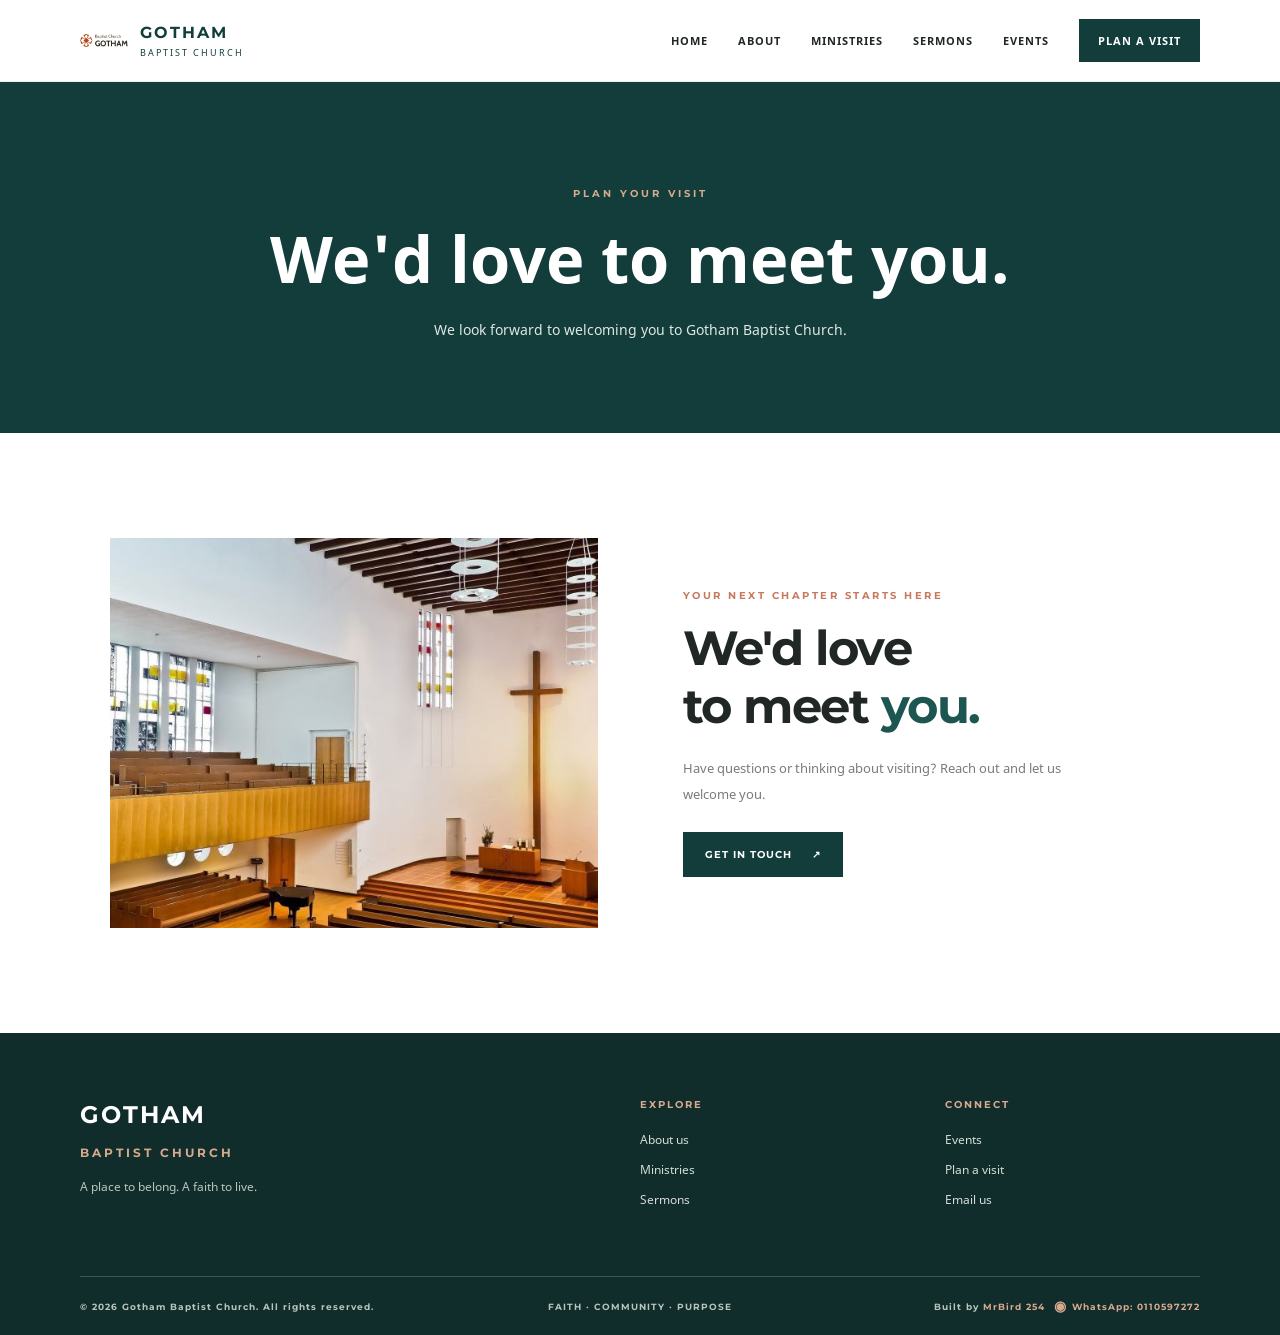
<file: visit.html>
<!DOCTYPE html>
<html lang="en">
<head>
<meta charset="UTF-8">
<meta name="viewport" content="width=device-width, initial-scale=1">
<meta name="theme-color" content="#123d3b">
<meta name="description" content="Welcome to Gotham Baptist Church. Discover our faith community, worship, ministries, sermons and upcoming events.">
<meta property="og:type" content="website">
<meta property="og:title" content="Gotham Baptist Church | Plan a Visit">
<meta property="og:description" content="A place to belong. A faith to live. Discover Gotham Baptist Church.">
<meta property="og:image" content="/assets/images/demo-02.jpg">
<meta name="twitter:card" content="summary_large_image">
<link rel="icon" type="image/png" href="/assets/images/demo-01.png">
<title>Gotham Baptist Church | Plan a Visit</title>
<!-- Original theme stylesheet temporarily disabled for testing -->
<link rel="stylesheet" href="/replica.css">
</head>
<body>
<header class="header">
  <div class="nav-wrap">
    <a class="brand" href="index.html">
      <img src="/assets/images/demo-01.png" alt="Church logo">
      <span><strong>GOTHAM</strong><small>BAPTIST CHURCH</small></span>
    </a>
    <button class="menu-toggle" id="menuToggle" aria-label="Open menu">☰</button>
    <nav id="navigation">
      <a href="index.html">Home</a>
      <a href="about.html">About</a>
      <a href="ministries.html">Ministries</a>
      <a href="sermons.html">Sermons</a>
      <a href="events.html">Events</a>
      <a class="nav-visit" href="visit.html">Plan a Visit</a>
    </nav>
  </div>
</header>
<main>

    <section class="page-intro">
      <div class="page-intro-inner">
        <span class="eyebrow">PLAN YOUR VISIT</span>
        <h1>We'd love to meet you.</h1>
        <p>We look forward to welcoming you to Gotham Baptist Church.</p>
      </div>
    </section>
    
<section class="visit-section section" id="visit">
    <div class="visit-image"><img src="/assets/images/demo-17.jpg" alt="Church community"></div>
    <div class="visit-copy">
      <span class="eyebrow dark">YOUR NEXT CHAPTER STARTS HERE</span>
      <h2>We'd love<br>to meet <em>you.</em></h2>
      <p>Have questions or thinking about visiting? Reach out and let us welcome you.</p>
      <a class="btn btn-dark" href="mailto:kathurimajnr19@gmail.com">Get in touch <span>↗</span></a>
    </div>
  </section>
</main>
<footer class="footer">
  <div class="footer-main">
    <div class="footer-brand">
      <div class="footer-name">GOTHAM<br><em>BAPTIST CHURCH</em></div>
      <p>A place to belong. A faith to live.</p>
    </div>
    <div><span class="footer-label">EXPLORE</span><a href="about.html">About us</a><a href="ministries.html">Ministries</a><a href="sermons.html">Sermons</a></div>
    <div><span class="footer-label">CONNECT</span><a href="events.html">Events</a><a href="visit.html">Plan a visit</a><a href="mailto:kathurimajnr19@gmail.com">Email us</a></div>
  </div>
  <div class="footer-bottom">
  <span>© <span id="year"></span> Gotham Baptist Church. All rights reserved.</span>
  <span>FAITH · COMMUNITY · PURPOSE</span>
  <span class="developer-credit">Built by <a href="https://wa.me/254110597272" target="_blank" rel="noopener">MrBird 254 <span class="whatsapp-icon">◉</span> WhatsApp: 0110597272</a></span>
</div>
</footer>
<script src="/app.js"></script>
</body>
</html>
</file>
<file: replica.css>
@font-face{font-family:Montserrat;src:url('/assets/fonts/montserrat-v23-latin_cyrillic-700.woff2')}
@font-face{font-family:Noto Sans;src:url('/assets/fonts/noto-sans-v25-latin_cyrillic-regular.woff2')}
@font-face{font-family:Noto Sans;src:url('/assets/fonts/noto-sans-v25-latin_cyrillic-700.woff2');font-weight:700}
:root{--green:#123d3b;--green2:#1d5650;--cream:#f5f2eb;--ink:#202725;--muted:#777d77;--orange:#c8795d}
*{box-sizing:border-box}
html{scroll-behavior:smooth;scroll-padding-top:85px}
body{margin:0;background:#fff;color:var(--ink);font-family:'Noto Sans',Arial,sans-serif}
a{color:inherit;text-decoration:none}
.header{height:82px;background:#fff;position:sticky;top:0;z-index:100;border-bottom:1px solid #eee}
.nav-wrap{max-width:1180px;height:100%;margin:auto;padding:0 30px;display:flex;align-items:center;justify-content:space-between}
.brand{display:flex;align-items:center;gap:12px}
.brand img{width:48px;height:48px;object-fit:contain}
.brand span{display:flex;flex-direction:column;gap:4px;color:var(--green)}
.brand strong{font:700 16px Montserrat,sans-serif;letter-spacing:2px}
.brand small{font-size:9px;letter-spacing:2px}
#navigation{display:flex;align-items:center;gap:30px}
#navigation a{font-size:11px;font-weight:700;letter-spacing:1px;text-transform:uppercase}
#navigation a:hover{color:var(--orange)}
#navigation .nav-visit{background:var(--green);color:#fff;padding:14px 19px}
.menu-toggle{display:none;background:none;border:0;font-size:25px;color:var(--green)}
.hero{height:min(690px,78vh);min-height:490px;position:relative;overflow:hidden;background:var(--green);color:#fff}
.hero-image,.hero-shade{position:absolute;inset:0;width:100%;height:100%}
.hero-image{object-fit:cover;object-position:center 45%}
.hero-shade{background:linear-gradient(90deg,rgba(8,32,30,.88),rgba(8,32,30,.55) 48%,rgba(8,32,30,.12))}
.hero-content{position:relative;z-index:2;max-width:1180px;margin:auto;padding:135px 30px 80px}
.eyebrow{display:block;font:700 10px Montserrat,sans-serif;letter-spacing:2.5px;color:#d6b49a}
.eyebrow.dark{color:var(--orange)}
.hero h1{font:700 clamp(43px,6.5vw,78px)/1.12 Montserrat,sans-serif;letter-spacing:-2px;margin:25px 0}
h1 em,h2 em{font-style:normal;color:#d7a98d}
.hero-content>p{font-size:15px;line-height:1.9;color:#e6e8e3;max-width:450px}
.hero-actions{display:flex;align-items:center;gap:28px;margin-top:34px}
.btn{display:inline-flex;align-items:center;gap:20px;padding:16px 22px;font:700 10px Montserrat,sans-serif;letter-spacing:1px;text-transform:uppercase}
.btn-light{background:#fff;color:var(--green)}
.btn-dark{background:var(--green);color:#fff}
.hero-link{font-size:12px;font-weight:700}
.hero-link span{margin-left:8px}
.hero-note{position:absolute;right:30px;bottom:30px;font:10px Montserrat,sans-serif;letter-spacing:2px;color:#fff}
.section{max-width:1120px;margin:auto;padding:105px 30px}
.welcome{display:grid;grid-template-columns:1fr 1fr;gap:100px;align-items:center}
h2{font:700 clamp(31px,4vw,48px)/1.2 Montserrat,sans-serif;letter-spacing:-1.5px;margin:18px 0}
.welcome h2 em,.section-heading h2 em,.visit-copy h2 em{color:var(--green2)}
.welcome-text{max-width:470px}
.welcome-text p{font-size:13px;line-height:2;color:var(--muted)}
.welcome-text .lead{font-size:18px;line-height:1.7;color:var(--ink);font-weight:700}
.text-link{display:inline-block;margin-top:18px;font:700 10px Montserrat,sans-serif;letter-spacing:1.5px;color:var(--green)}
.text-link span{margin-left:12px;color:var(--orange)}
.feature-band{background:var(--cream);padding:90px max(30px,calc((100% - 1120px)/2))}
.section-heading{display:flex;align-items:end;justify-content:space-between;gap:30px;margin-bottom:35px}
.section-heading h2{margin-bottom:0}
.section-heading>p{max-width:290px;color:var(--muted);font-size:12px;line-height:1.9}
.feature-grid{display:grid;grid-template-columns:repeat(3,1fr);gap:20px}
.feature-card{height:360px;position:relative;overflow:hidden;background:#ddd;color:#fff}
.feature-card img{width:100%;height:100%;object-fit:cover;transition:transform .5s}
.feature-card:hover img{transform:scale(1.06)}
.feature-card:after{content:"";position:absolute;inset:0;background:linear-gradient(transparent 30%,rgba(8,32,30,.85))}
.feature-overlay{position:absolute;z-index:1;left:25px;right:25px;bottom:25px}
.feature-overlay span{font:10px Montserrat,sans-serif;letter-spacing:2px;color:#e2b99d}
.feature-overlay h3{font:700 20px Montserrat,sans-serif;margin:12px 0 0}
.feature-overlay b{position:absolute;right:0;bottom:0;font-size:20px}
.quote-section{text-align:center;padding:90px 25px;background:var(--green);color:#fff}
.quote-mark{font:80px Georgia;color:#d7a98d;height:55px}
.quote-section blockquote{font:italic 26px Georgia,serif;max-width:700px;margin:20px auto}
.quote-section>span{font:10px Montserrat,sans-serif;letter-spacing:2px;color:#d7a98d}
.sermon-grid{display:grid;grid-template-columns:1fr 1fr;gap:30px}
.sermon-card{background:var(--cream)}
.sermon-card img{width:100%;height:245px;object-fit:cover;display:block}
.sermon-card>div{padding:25px}
.sermon-card h3{font:700 18px Montserrat,sans-serif;margin:12px 0}
.sermon-card p{font-size:12px;line-height:1.9;color:var(--muted)}
.events-section{background:var(--green);color:#fff;padding:90px 30px}
.events-inner{max-width:1120px;margin:auto;display:grid;grid-template-columns:1fr 1fr;gap:100px;align-items:center}
.events-inner h2{font-size:46px}
.events-inner h2 em{color:#d7a98d}
.events-inner p{font-size:13px;line-height:2;color:#d6dfd9;max-width:380px;margin-bottom:25px}
.event-list{border-top:1px solid #ffffff40}
.event-row{display:grid;grid-template-columns:100px 1fr 20px;align-items:center;gap:15px;padding:24px 0;border-bottom:1px solid #ffffff40}
.event-row span{font:10px Montserrat,sans-serif;letter-spacing:1.5px;color:#d7a98d}
.event-row strong{font:700 14px Montserrat,sans-serif}
.visit-section{display:grid;grid-template-columns:1fr 1fr;gap:85px;align-items:center}
.visit-image{height:390px;overflow:hidden}
.visit-image img{width:100%;height:100%;object-fit:cover}
.visit-copy p{font-size:13px;line-height:2;color:var(--muted);max-width:380px;margin:20px 0 25px}
.footer{background:#102c2b;color:#fff;padding:65px 30px 0}
.footer-main{max-width:1120px;margin:auto;display:grid;grid-template-columns:2fr 1fr 1fr;gap:50px;padding-bottom:55px}
.footer-name{font:700 24px/1.4 Montserrat,sans-serif;letter-spacing:2px}
.footer-name em{font-size:12px;font-style:normal;letter-spacing:3px;color:#d7a98d}
.footer-brand p{font-size:12px;color:#b8c5bd}
.footer-label{display:block;font:700 10px Montserrat,sans-serif;letter-spacing:2px;color:#d7a98d;margin-bottom:20px}
.footer-main>div>a{display:block;font-size:12px;color:#d5ded8;margin:13px 0}
.footer-bottom{max-width:1120px;margin:auto;border-top:1px solid #ffffff30;padding:20px 0;display:flex;justify-content:space-between;font:9px Montserrat,sans-serif;letter-spacing:1px;color:#b8c5bd}
@media(max-width:760px){
 .header{height:70px}.nav-wrap{padding:0 18px}.brand img{width:40px;height:40px}
 .brand strong{font-size:14px}#navigation{display:none;position:absolute;top:70px;left:0;right:0;background:#fff;padding:15px 22px 22px;box-shadow:0 12px 18px #0002;align-items:stretch;gap:0;flex-direction:column}
 #navigation.open{display:flex}#navigation a{padding:14px 4px;border-bottom:1px solid #eee}
 #navigation .nav-visit{margin-top:12px;text-align:center;border:0;padding:14px}
 .menu-toggle{display:block}.hero{height:610px;min-height:0}
 .hero-content{padding:115px 23px 70px}.hero h1{font-size:45px;letter-spacing:-1px}
 .hero-content>p{font-size:13px}.hero-actions{gap:18px;flex-wrap:wrap}
 .hero-note{font-size:8px;right:18px;bottom:18px}
 .section{padding:70px 22px}.welcome{grid-template-columns:1fr;gap:20px}
 .welcome h2{font-size:38px}.feature-band{padding:70px 22px}
 .section-heading{align-items:flex-start;flex-direction:column;gap:12px}
 .section-heading h2{font-size:34px}.feature-grid{grid-template-columns:1fr;gap:15px}
 .feature-card{height:300px}.quote-section{padding:70px 22px}
 .quote-section blockquote{font-size:22px}.sermon-grid{grid-template-columns:1fr}
 .sermon-card img{height:220px}.events-section{padding:70px 22px}
 .events-inner{grid-template-columns:1fr;gap:35px}.events-inner h2{font-size:40px}
 .event-row{grid-template-columns:85px 1fr 15px}.visit-section{grid-template-columns:1fr;gap:30px}
 .visit-image{height:270px}.footer{padding:50px 22px 0}
 .footer-main{grid-template-columns:1fr 1fr;gap:35px}
 .footer-brand{grid-column:1/-1}.footer-bottom{gap:15px;flex-direction:column}
}
</EOF

cat > app.js <<'EOF'
const toggle = document.getElementById('menuToggle');
const nav = document.getElementById('navigation');

toggle.addEventListener('click', () => {
  const opened = nav.classList.toggle('open');
  toggle.setAttribute('aria-expanded', String(opened));
  toggle.textContent = opened ? '×' : '☰';
});

nav.querySelectorAll('a').forEach(link => {
  link.addEventListener('click', () => {
    nav.classList.remove('open');
    toggle.setAttribute('aria-expanded', 'false');
    toggle.textContent = '☰';
  });
});

document.getElementById('year').textContent = new Date().getFullYear();

/* PREMIUM FOUR-SLIDE HERO */
.hero-slider{height:min(720px,82vh);min-height:540px;position:relative;overflow:hidden;background:#102c2b}
.hero-slides,.hero-slide{position:absolute;inset:0;width:100%;height:100%}
.hero-slide{opacity:0;visibility:hidden;transition:opacity 1s ease,visibility 1s;pointer-events:none}
.hero-slide.active{opacity:1;visibility:visible;pointer-events:auto;z-index:1}
.hero-slide>img{position:absolute;inset:0;width:100%;height:100%;object-fit:cover;object-position:center}
.hero-slide .hero-shade{background:linear-gradient(90deg,rgba(7,28,27,.88),rgba(7,28,27,.55) 48%,rgba(7,28,27,.12)),linear-gradient(0deg,rgba(7,28,27,.25),transparent 45%)}
.hero-slide .hero-content{position:relative;z-index:2;padding-top:clamp(110px,17vh,165px)}
.hero-controls{position:absolute;z-index:5;bottom:27px;left:50%;transform:translateX(-50%);display:flex;align-items:center;gap:22px}
.hero-arrow{width:38px;height:38px;border:1px solid #ffffff80;border-radius:50%;background:#102c2b55;color:white;font-size:18px;cursor:pointer;transition:.25s}
.hero-arrow:hover{background:#fff;color:var(--green)}
.hero-dots{display:flex;align-items:center;gap:9px}
.hero-dot{width:7px;height:7px;border:0;border-radius:50%;background:#ffffff70;padding:0;cursor:pointer;transition:.3s}
.hero-dot.active{width:27px;border-radius:8px;background:#fff}
.hero-counter{position:absolute;z-index:5;right:35px;bottom:37px;color:#fff;font:10px Montserrat,sans-serif;letter-spacing:2px}
.hero-counter span{font-size:17px}
.hero-note{z-index:3}
@media(max-width:760px){
 .hero-slider{height:650px;min-height:0}
 .hero-slide .hero-content{padding:125px 23px 90px}
 .hero-controls{bottom:22px;gap:16px}
 .hero-arrow{width:34px;height:34px}
 .hero-counter{right:18px;bottom:30px;font-size:9px}
 .hero-counter span{font-size:14px}
 .hero-slide .hero-note{bottom:75px;right:18px;font-size:7px}
}
@media(prefers-reduced-motion:reduce){
 .hero-slide{transition:none}
}

/* DEVELOPER COPYRIGHT CREDIT */
.footer-bottom .developer-credit{color:#b8c5bd}
.footer-bottom .developer-credit a{color:#d7a98d;font-weight:700;transition:color .2s}
.footer-bottom .developer-credit a:hover{color:#fff}
.whatsapp-icon{font-size:14px;margin-left:4px}
@media(max-width:760px){
 .footer-bottom .developer-credit{font-size:10px}
}

/* FINAL FOOTER ALIGNMENT */
.footer-bottom {
  display: grid;
  grid-template-columns: 1fr auto 1fr;
  align-items: center;
  gap: 14px 20px;
  width: 100%;
  box-sizing: border-box;
}

.footer-bottom > span:first-child {
  justify-self: start;
  text-align: left;
}

.footer-bottom > span:nth-child(2) {
  justify-self: center;
  text-align: center;
}

.footer-bottom > .developer-credit {
  justify-self: end;
  text-align: right;
  white-space: nowrap;
}

.footer-bottom .developer-credit a {
  display: inline-flex;
  align-items: center;
  gap: 5px;
}

@media (max-width: 760px) {
  .footer-bottom {
    grid-template-columns: 1fr;
    justify-items: center;
    text-align: center;
    gap: 12px;
  }

  .footer-bottom > span:first-child,
  .footer-bottom > span:nth-child(2),
  .footer-bottom > .developer-credit {
    justify-self: center;
    text-align: center;
    white-space: normal;
  }
}

/* INDEPENDENT INNER PAGE INTRODUCTIONS */
.page-intro {
  background: var(--green);
  color: #fff;
  padding: 105px 25px 90px;
  text-align: center;
}

.page-intro-inner {
  max-width: 850px;
  margin: auto;
}

.page-intro .eyebrow {
  color: #d7a98d;
  letter-spacing: 3px;
}

.page-intro h1 {
  font-size: clamp(36px, 6vw, 65px);
  line-height: 1.12;
  margin: 22px 0;
  font-weight: 700;
}

.page-intro p {
  max-width: 600px;
  margin: auto;
  color: #e0e8e3;
  font-size: 14px;
  line-height: 1.9;
}

.nav-current {
  color: #d7a98d !important;
}

@media(max-width:760px) {
  .page-intro {
    padding: 85px 22px 70px;
  }
}
</file>
